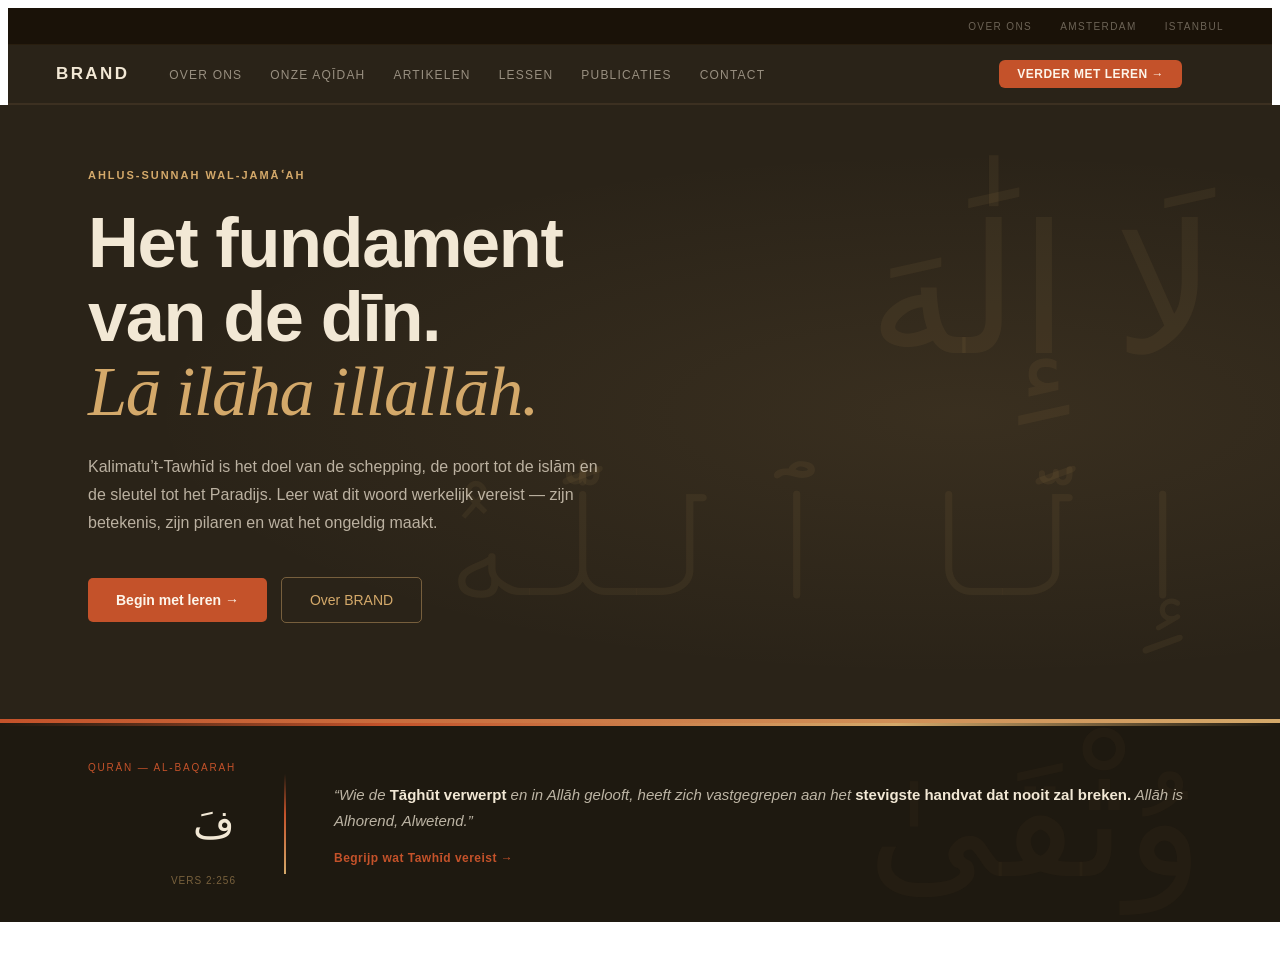
<file: index.html>
<!DOCTYPE html>
<html lang="en">
<head>
<meta charset="utf-8">
<meta name="viewport" content="width=device-width, initial-scale=1">
<title>Design Kit - Preview</title>
<link rel="stylesheet" href="tokens.css">
<link rel="stylesheet" href="components.css">
</head>
<body>
<header class="ds-header" id="ds-header">

	<!-- Top bar: secondary links -->
	<div class="ds-header__topbar">
		<div class="ds-header__topbar-inner">
			<a href="#" class="ds-header__topbar-link">Over Ons</a>
			<a href="#" class="ds-header__topbar-link">Amsterdam</a>
			<a href="#" class="ds-header__topbar-link">Istanbul</a>
		</div>
	</div>

	<!-- Main navigation -->
	<nav class="ds-header__nav" role="navigation" aria-label="Main navigation">
		<div class="ds-header__nav-inner">

			<!-- Logo -->
			<a href="#" class="ds-header__logo">
				BRAND</a>

			<!-- Primary links -->
			<ul class="ds-header__links">
				<li><a href="#">Over Ons</a></li>
				<li><a href="#">Onze Aqīdah</a></li>
				<li><a href="#">Artikelen</a></li>
				<li><a href="#">Lessen</a></li>
				<li><a href="#">Publicaties</a></li>
				<li><a href="#">Contact</a></li>
			</ul>

			<!-- Right: CTA + hamburger -->
			<div class="ds-header__right">
				<a href="#" class="ds-header__cta">Verder met leren →</a>
				<button class="ds-header__hamburger" id="ds-hamburger" aria-label="Menu openen" aria-expanded="false" aria-controls="ds-drawer">
					<span></span>
					<span></span>
				<span></span></button>
			</div>

		</div>
	</nav>

	<!-- Mobile drawer -->
	<div class="ds-header__drawer" id="ds-drawer" role="menu">
		<ul class="ds-header__drawer-links">
			<li><a href="#">Over Ons</a></li>
			<li><a href="#">Onze Aqīdah</a></li>
			<li><a href="#">Artikelen</a></li>
			<li><a href="#">Lessen</a></li>
			<li><a href="#">Publicaties</a></li>
			<li><a href="#">Amsterdam</a></li>
			<li><a href="#">Istanbul</a></li>
			<li><a href="#">Contact</a></li>
		</ul>
		<a href="#" class="ds-header__drawer-cta">Verder met leren →</a>
	</div>
	
	<script>
(function(){
  var h = document.getElementById('masthead') || document.querySelector('header');
  if(h) window.dsHH = Math.round(h.getBoundingClientRect().bottom);
})();
</script>

</header>
<div id="ds-splash" aria-hidden="true" role="presentation" class="is-hiding is-gone">
		<div id="ds-splash__eyebrow">BRAND</div>
		<div id="ds-splash__ar">لا إلٰه إلّا الله</div>
		<div id="ds-splash__bar-wrap">
			<div id="ds-splash__bar-fill"></div>
		</div>
	</div>
<section class="ds-hero">

  <div class="ds-hero__glow" aria-hidden="true"></div>
  <div class="ds-hero__arabic" aria-hidden="true">لَا إِلَٰهَ<br>إِلَّا ٱللَّٰهُ</div>

  <div class="ds-hero__body">
    <p class="ds-hero__eyebrow">Ahlus-Sunnah wal-Jamāʿah</p>
    <h1 class="ds-hero__headline">
      Het fundament<br>
      van de dīn.<br>
      <em>Lā ilāha illallāh.</em>
    </h1>
    <p class="ds-hero__subtext">
      Kalimatu’t-Tawhīd is het doel van de schepping, de poort tot de islām en de sleutel tot het Paradijs. Leer wat dit woord werkelijk vereist — zijn betekenis, zijn pilaren en wat het ongeldig maakt.
    </p>
    <div class="ds-hero__actions">
      <a href="#" class="ds-hero__btn-primary">Begin met leren →</a>
      <a href="#" class="ds-hero__btn-secondary">Over BRAND</a>
    </div>
  </div>

  <div class="ds-hero__accent-bar" aria-hidden="true"></div>

</section>
<section class="ds-ayah is-visible" id="ds-ayah">

  <div class="ds-ayah__top-bar" aria-hidden="true"></div>
  <div class="ds-ayah__bg-glyph" aria-hidden="true">وُثْقَىٰ</div>

  <div class="ds-ayah__inner">

    <!-- Arabic -->
    <div class="ds-ayah__arabic-block">
      <p class="ds-ayah__eyebrow">Qurān — Al-Baqarah</p>
      <p class="ds-ayah__arabic" id="ds-arabic-text" dir="rtl"><span class="letter" style="opacity: 1;">فَ</span></p>
      <p class="ds-ayah__ref" id="ds-ayah-ref" style="opacity: 1;">Vers 2:256</p>
    </div>

    <!-- Divider -->
    <div class="ds-ayah__divider" aria-hidden="true"></div>

    <!-- Translation + CTA -->
    <div class="ds-ayah__text-block">
      <p class="ds-ayah__translation">
        “Wie de <strong>Tāghūt verwerpt</strong> en in Allāh gelooft, heeft zich vastgegrepen aan het <strong>stevigste handvat dat nooit zal breken.</strong> Allāh is Alhorend, Alwetend.”
      </p>
      <a href="#" class="ds-ayah__cta">Begrijp wat Tawhīd vereist →</a>
    </div>

  </div>

</section>
<footer id="site-footer" class="site-footer">
	</footer>
</body>
</html>
</file>
<file: tokens.css>
/* Design Kit - Design Tokens */
:root {
  /* Colors */
  --ds-color-1: rgb(26,18,8);
  --ds-color-2: rgba(212,169,106,0.07);
  --ds-color-3: rgba(196,82,42,0.03);
  --ds-color-4: rgb(196,82,42);
  --ds-color-5: rgb(212,169,106);
  --ds-color-6: rgba(212,169,106,0.22);
  --ds-color-7: rgba(212,169,106,0.1);
  --ds-color-8: rgb(253,245,234);
  --ds-color-9: rgb(176,64,32);
  --ds-color-10: rgb(255,255,255);
  --ds-color-11: rgba(212,169,106,0.08);
  --ds-color-12: rgba(242,232,213,0.38);
  --ds-color-13: rgba(242,232,213,0.75);
  --ds-color-14: rgb(42,35,24);
  --ds-color-15: rgb(242,232,213);
  --ds-color-16: rgba(242,232,213,0.55);
  --ds-color-17: rgba(242,232,213,0.3);
  --ds-color-18: rgba(242,232,213,0.08);
  --ds-color-19: rgba(242,232,213,0.6);
  --ds-color-20: rgba(26,18,8,0.97);
  --ds-color-21: rgba(212,169,106,0.09);
  --ds-color-22: rgba(242,232,213,0.72);
  --ds-color-23: rgba(212,169,106,0.45);
  --ds-color-24: rgba(212,169,106,0.75);
  --ds-color-25: rgb(30,25,16);
  --ds-color-26: rgba(212,169,106,0.03);
  --ds-color-27: rgba(212,169,106,0.5);
  --ds-color-28: rgb(253,250,245);
  --ds-color-29: rgba(253,250,245,0.7);
  --ds-color-30: rgb(29,34,40);

  /* Typography */
  --ds-font-1: -apple-system, BlinkMacSystemFont, "Segoe UI", sans-serif;
  --ds-font-2: Georgia, "Times New Roman", serif;
  --ds-font-3: -apple-system, BlinkMacSystemFont, "Segoe UI", Roboto, Helvetica, Arial, sans-serif;

  /* Radius */
  --ds-radius-1: 2px;
  --ds-radius-2: 6px;
  --ds-radius-3: 4px;
  --ds-radius-4: 1px;
  --ds-radius-5: 5px;
  --ds-radius-6: 10px;
  --ds-radius-7: 3px;
  --ds-radius-8: 50%;
  --ds-radius-9: 8px;
}
</file>
<file: components.css>
/* ============================================================
   DESIGN KIT — Complete component stylesheet (white-labelled)
      Reusable, brand-agnostic styles. Override --ds-* tokens to re-brand.
   Sections: splash, header, hero, ayah (verse), pathway (cards), footer, other
   ============================================================ */


/* ================= SPLASH ================= */
#ds-splash { position: fixed; inset: 0px; z-index: 2147483647; background: rgb(26, 18, 8); display: flex; flex-direction: column; align-items: center; justify-content: center; pointer-events: all; transition: transform 0.65s cubic-bezier(0.76, 0, 0.24, 1); }
#ds-splash.is-hiding { transform: translateY(-105vh); }
#ds-splash.is-gone { display: none; }
#ds-splash::before { content: ""; position: absolute; top: 50%; left: 50%; transform: translate(-50%, -56%); width: 700px; height: 480px; background: radial-gradient(rgba(212, 169, 106, 0.07) 0%, rgba(196, 82, 42, 0.03) 40%, transparent 72%); pointer-events: none; animation: 1.6s ease 0s 1 normal forwards running splashGlow; opacity: 0; }
#ds-splash__eyebrow { font-family: -apple-system, BlinkMacSystemFont, "Segoe UI", sans-serif; font-size: 10px; font-weight: 700; letter-spacing: 0.32em; text-transform: uppercase; color: rgb(196, 82, 42); margin-bottom: 22px; position: relative; z-index: 1; opacity: 0; animation: 0.5s cubic-bezier(0.16, 1, 0.3, 1) 0.05s 1 normal forwards running splashUp; }
#ds-splash__ar { font-family: Georgia, "Times New Roman", serif; direction: rtl; font-size: clamp(3.8rem, 11vw, 7.5rem); font-weight: 400; color: rgb(212, 169, 106); letter-spacing: 0.06em; line-height: 1; text-align: center; margin-bottom: 36px; position: relative; z-index: 1; opacity: 0; animation: 0.6s cubic-bezier(0.16, 1, 0.3, 1) 0.15s 1 normal forwards running splashUp; filter: drop-shadow(rgba(212, 169, 106, 0.22) 0px 0px 32px); }
#ds-splash__bar-wrap { width: clamp(180px, 30vw, 360px); height: 3px; background: rgba(212, 169, 106, 0.1); border-radius: 2px; overflow: hidden; position: relative; z-index: 1; opacity: 0; animation: 0.3s ease 0.4s 1 normal forwards running splashFade; }
#ds-splash__bar-fill { height: 100%; width: 0px; background: linear-gradient(90deg, rgb(196, 82, 42) 0%, rgb(212, 169, 106) 100%); border-radius: 2px; animation: 0.75s cubic-bezier(0.4, 0, 0.2, 1) 0.5s 1 normal forwards running splashBarFill; }

/* ================= HEADER ================= */
.site-header + .elementor { min-height: calc(-320px + 100vh); }
.site-header { display: flex; flex-wrap: wrap; justify-content: space-between; padding-block: 1rem; position: relative; }
.site-header .site-title { font-size: 2.5rem; font-weight: 500; line-height: 1.2; }
.site-header .site-branding { display: flex; flex-direction: column; gap: 0.5rem; justify-content: center; }
.site-header .header-inner { display: flex; flex-wrap: wrap; justify-content: space-between; }
.site-header .header-inner .custom-logo-link { display: block; }
.site-header .header-inner .site-branding .site-description, .site-header .header-inner .site-branding .site-title { margin: 0px; }
.site-header .header-inner .site-branding .site-logo img { display: block; }
.site-header .header-inner .site-branding.show-logo .site-title, .site-header .header-inner .site-branding.show-title .site-logo { display: none !important; }
.site-header.header-inverted .header-inner { flex-direction: row-reverse; }
.site-header.header-inverted .header-inner .site-branding { text-align: end; }
.site-header.header-stacked .header-inner { align-items: center; flex-direction: column; text-align: center; }
.site-header.header-stacked .site-navigation-toggle-holder { justify-content: center; max-width: 100%; }
.site-header.menu-layout-dropdown .site-navigation { display: none; }
.site-header.menu-dropdown-none:not(.menu-layout-dropdown) .site-navigation-toggle-holder { display: none !important; }
.ds-header__topbar-link[href*="amsterdam"], .ds-header__topbar-link[href*="istanbul"], .ds-header__drawer-links a[href*="amsterdam"], .ds-header__drawer-links a[href*="istanbul"], .ds-header__drawer-links li:has(a[href*="amsterdam"]), .ds-header__drawer-links li:has(a[href*="istanbul"]) { display: none !important; }
.ds-header__cta { align-items: center; gap: 6px; white-space: nowrap; display: inline-flex !important; background: rgb(196, 82, 42) !important; color: rgb(253, 245, 234) !important; font-size: 12px !important; font-weight: 700 !important; letter-spacing: 0.04em !important; text-transform: uppercase !important; padding: 8px 18px !important; border-radius: 6px !important; border-width: medium !important; border-style: none !important; border-color: currentcolor !important; border-image: initial !important; text-decoration: none !important; transition: background 0.2s, transform 0.15s !important; line-height: 1 !important; }
.ds-header__cta:hover { background: rgb(176, 64, 32) !important; transform: translateY(-1px) !important; color: rgb(255, 255, 255) !important; text-decoration: none !important; }
.ds-header__drawer-cta { display: block !important; background: rgb(196, 82, 42) !important; color: rgb(253, 245, 234) !important; font-size: 13px !important; font-weight: 700 !important; letter-spacing: 0.04em !important; text-transform: uppercase !important; padding: 12px 20px !important; border-radius: 6px !important; border-width: medium !important; border-style: none !important; border-color: currentcolor !important; border-image: initial !important; text-align: center !important; text-decoration: none !important; margin-top: 8px !important; transition: background 0.2s !important; }
.ds-header__drawer-cta:hover { background: rgb(176, 64, 32) !important; color: rgb(255, 255, 255) !important; text-decoration: none !important; }
.ds-header__hamburger:focus, .ds-header__hamburger:focus-visible, .ds-header__hamburger:active { outline: none !important; box-shadow: none !important; }
.ds-header *, .ds-header ::before, .ds-header ::after { box-sizing: border-box; margin: 0px; padding: 0px; }
.ds-header { position: sticky; top: 0px; z-index: 9999; width: 100%; font-family: -apple-system, BlinkMacSystemFont, "Segoe UI", Roboto, Helvetica, Arial, sans-serif; }
.ds-header__topbar { background: rgb(26, 18, 8); border-bottom: 0.5px solid rgba(212, 169, 106, 0.08); display: flex; justify-content: center; padding: 0px 48px; }
.ds-header__topbar-inner { max-width: 1200px; width: 100%; display: flex; justify-content: flex-end; align-items: center; height: 36px; gap: 28px; }
.ds-header__topbar-link { font-size: 10px; font-weight: 500; letter-spacing: 0.14em; text-transform: uppercase; color: rgba(242, 232, 213, 0.38); text-decoration: none; transition: color 0.2s; }
.ds-header__topbar-link:hover { color: rgba(242, 232, 213, 0.75); }
.ds-header__nav { background: rgb(42, 35, 24); border-bottom: 0.5px solid rgba(212, 169, 106, 0.1); display: flex; justify-content: center; padding: 0px 48px; transition: background 0.3s; }
.ds-header__nav-inner { max-width: 1200px; width: 100%; display: flex; align-items: center; height: 58px; }
.ds-header__logo { font-size: 17px; font-weight: 800; letter-spacing: 0.14em; color: rgb(242, 232, 213); text-decoration: none; margin-right: 40px; flex-shrink: 0; transition: opacity 0.2s; }
.ds-header__logo:hover { opacity: 0.8; color: rgb(242, 232, 213); }
.ds-header__links { display: flex; align-items: center; gap: 28px; list-style: none; flex: 1 1 0%; margin: 0px; padding: 0px; }
.ds-header__links a { font-size: 12px; font-weight: 500; letter-spacing: 0.1em; text-transform: uppercase; color: rgba(242, 232, 213, 0.55); text-decoration: none; transition: color 0.2s; white-space: nowrap; position: relative; padding-bottom: 2px; }
.ds-header__links a::after { content: ""; position: absolute; bottom: -2px; left: 0px; right: 0px; height: 1.5px; background: rgb(196, 82, 42); transform: scaleX(0); transform-origin: left center; transition: transform 0.25s cubic-bezier(0.16, 1, 0.3, 1); }
.ds-header__links a:hover, .ds-header__links a.active { color: rgb(242, 232, 213); }
.ds-header__links a:hover::after, .ds-header__links a.active::after { transform: scaleX(1); }
.ds-header__right { display: flex; align-items: center; gap: 14px; margin-left: auto; flex-shrink: 0; }
.ds-header__cta { font-size: 11px; font-weight: 700; letter-spacing: 0.1em; text-transform: uppercase; padding: 8px 18px; border-radius: 4px; border: 1px solid rgba(242, 232, 213, 0.3); color: rgb(242, 232, 213); text-decoration: none; white-space: nowrap; transition: background 0.2s, border-color 0.2s; }
.ds-header__cta:hover { background: rgba(242, 232, 213, 0.08); border-color: rgba(242, 232, 213, 0.55); color: rgb(242, 232, 213); }
.ds-header__hamburger { display: flex; flex-direction: column; justify-content: center; gap: 5px; width: 28px; height: 28px; background: none; border-width: medium; border-style: none; border-color: currentcolor; border-image: initial; cursor: pointer; padding: 0px; flex-shrink: 0; }
.ds-header__hamburger span { display: block; height: 1.5px; background: rgba(242, 232, 213, 0.55); border-radius: 1px; transition: background 0.2s; }
.ds-header__hamburger:hover span { background: rgb(242, 232, 213); }
.ds-header__drawer { background: rgb(42, 35, 24); border-top: 0.5px solid rgba(212, 169, 106, 0.1); padding: 0px 24px; max-height: 0px; overflow: hidden; transition: max-height 0.4s cubic-bezier(0.16, 1, 0.3, 1), padding 0.3s; }
.ds-header__drawer.is-open { max-height: 500px; padding: 20px 24px 28px; }
.ds-header__drawer-links { list-style: none; display: flex; flex-direction: column; border-top: 0.5px solid rgba(212, 169, 106, 0.08); margin: 8px 0px 0px; padding: 0px; }
.ds-header__drawer-links li a { display: block; font-size: 13px; font-weight: 500; letter-spacing: 0.1em; text-transform: uppercase; color: rgba(242, 232, 213, 0.6); text-decoration: none; padding: 14px 0px; border-bottom: 0.5px solid rgba(212, 169, 106, 0.07); transition: color 0.2s; }
.ds-header__drawer-links li a:hover { color: rgb(242, 232, 213); }
.ds-header__drawer-cta { display: inline-block; margin-top: 18px; font-size: 12px; font-weight: 700; letter-spacing: 0.1em; text-transform: uppercase; padding: 11px 22px; border-radius: 4px; border: 1px solid rgba(242, 232, 213, 0.3); color: rgb(242, 232, 213); text-decoration: none; transition: background 0.2s; }
.ds-header__drawer-cta:hover { background: rgba(242, 232, 213, 0.08); color: rgb(242, 232, 213); }
.ds-header.is-scrolled .ds-header__nav { background: rgba(26, 18, 8, 0.97); backdrop-filter: blur(8px); }
.ds-header.is-scrolled .ds-header__topbar { display: none; }
.ds-pathway__header { display: flex; justify-content: space-between; align-items: flex-end; margin-bottom: 28px; opacity: 0; transform: translateY(14px); transition: opacity 0.7s cubic-bezier(0.16, 1, 0.3, 1) 0.1s, transform 0.7s cubic-bezier(0.16, 1, 0.3, 1); }
.ds-pathway.is-visible .ds-pathway__header { opacity: 1; transform: translateY(0px); }
.ds-pub__header { margin-bottom: 40px; opacity: 0; transform: translateY(16px); transition: opacity 0.7s cubic-bezier(0.16, 1, 0.3, 1) 0.1s, transform 0.7s cubic-bezier(0.16, 1, 0.3, 1); }
.ds-pub__mag-header { display: flex; justify-content: space-between; align-items: center; margin-bottom: 16px; opacity: 0; transform: translateY(12px); transition: opacity 0.6s cubic-bezier(0.16, 1, 0.3, 1), transform 0.6s cubic-bezier(0.16, 1, 0.3, 1); }
.ds-pub.is-visible .ds-pub__header { opacity: 1; transform: translateY(0px); }
.ds-pub.is-visible .ds-pub__mag-header { opacity: 1; transform: translateY(0px); }
.ds-pub.is-visible .ds-pub__mag-header { transition-delay: 0.65s; }

/* ================= HERO ================= */
.ds-pathway__hero-body { font-size: 18px !important; line-height: 1.85 !important; }
.ds-hero *, .ds-hero ::before, .ds-hero ::after { box-sizing: border-box; margin: 0px; padding: 0px; }
.ds-hero { background: rgb(42, 35, 24); position: relative; width: 100vw; left: 50%; right: 50%; margin-left: -50vw; margin-right: -50vw; overflow: hidden; font-family: -apple-system, BlinkMacSystemFont, "Segoe UI", Roboto, Helvetica, Arial, sans-serif; }
.ds-hero__glow { position: absolute; inset: 0px; z-index: 1; pointer-events: none; background: radial-gradient(at 75% 50%, rgba(212, 169, 106, 0.09) 0%, transparent 60%); animation: 6s ease-in-out 0s infinite normal none running ds-glow-breathe; }
.ds-hero__arabic { position: absolute; right: 5%; top: 50%; transform: translateY(-50%); font-family: Georgia, "Times New Roman", serif; font-size: clamp(100px, 14vw, 200px); line-height: 1.35; color: rgba(212, 169, 106, 0.07); user-select: none; pointer-events: none; z-index: 1; text-align: right; direction: rtl; animation: 2.4s cubic-bezier(0.16, 1, 0.3, 1) 0.2s 1 normal both running ds-arabic-rise; }
.ds-hero__accent-bar { position: absolute; bottom: 0px; left: 0px; right: 0px; height: 4px; background: linear-gradient(90deg, rgb(196, 82, 42) 0%, rgb(212, 169, 106) 100%); transform-origin: left center; animation: 1.2s cubic-bezier(0.16, 1, 0.3, 1) 0.6s 1 normal both running ds-bar-slide; }
.ds-hero__body { position: relative; z-index: 2; max-width: 1200px; margin: 0px auto; padding: 64px 48px 100px; }
.ds-hero__eyebrow { font-size: 11px; font-weight: 600; letter-spacing: 0.18em; text-transform: uppercase; color: rgb(212, 169, 106); margin-bottom: 24px; animation: 0.9s cubic-bezier(0.16, 1, 0.3, 1) 0.3s 1 normal both running ds-fade-up; }
.ds-hero__headline { font-size: clamp(38px, 5.5vw, 72px); font-weight: 800; line-height: 1.05; color: rgb(242, 232, 213); margin-bottom: 24px; letter-spacing: -0.02em; max-width: 700px; animation: 1s cubic-bezier(0.16, 1, 0.3, 1) 0.45s 1 normal both running ds-fade-up; }
.ds-hero__headline em { font-style: italic; font-family: Georgia, "Times New Roman", serif; font-weight: 400; color: rgb(212, 169, 106); }
.ds-hero__subtext { font-size: clamp(14px, 1.5vw, 16px); line-height: 1.75; color: rgba(242, 232, 213, 0.72); max-width: 520px; margin-bottom: 40px; animation: 1s cubic-bezier(0.16, 1, 0.3, 1) 0.6s 1 normal both running ds-fade-up; }
.ds-hero__actions { display: flex; gap: 14px; align-items: center; flex-wrap: wrap; animation: 1s cubic-bezier(0.16, 1, 0.3, 1) 0.75s 1 normal both running ds-fade-up; }
.ds-hero__btn-primary { font-size: 14px; font-weight: 600; padding: 14px 28px; border-radius: 5px; background: rgb(196, 82, 42); color: rgb(253, 245, 234); text-decoration: none; transition: opacity 0.2s, transform 0.2s; display: inline-block; }
.ds-hero__btn-primary:hover { opacity: 0.88; color: rgb(253, 245, 234); transform: translateY(-1px); }
.ds-hero__btn-secondary { font-size: 14px; padding: 14px 28px; border-radius: 5px; border: 1px solid rgba(212, 169, 106, 0.45); color: rgb(212, 169, 106); text-decoration: none; transition: border-color 0.2s, color 0.2s, transform 0.2s; display: inline-block; }
.ds-hero__btn-secondary:hover { border-color: rgba(212, 169, 106, 0.75); color: rgb(212, 169, 106); transform: translateY(-1px); }

/* ================= AYAH ================= */
.ds-ayah *, .ds-ayah ::before, .ds-ayah ::after { box-sizing: border-box; margin: 0px; padding: 0px; }
.ds-ayah { background: rgb(30, 25, 16); position: relative; width: 100vw; left: 50%; right: 50%; margin-left: -50vw; margin-right: -50vw; overflow: hidden; font-family: -apple-system, BlinkMacSystemFont, "Segoe UI", Roboto, Helvetica, Arial, sans-serif; }
.ds-ayah__top-bar { height: 3px; background: linear-gradient(90deg, transparent 0%, rgb(196, 82, 42) 30%, rgb(212, 169, 106) 70%, transparent 100%); transform-origin: left center; transform: scaleX(0); transition: transform 1s cubic-bezier(0.16, 1, 0.3, 1); }
.ds-ayah__bg-glyph { position: absolute; right: 6%; top: 50%; transform: translateY(-50%); font-family: Georgia, "Times New Roman", serif; font-size: 160px; line-height: 1; color: rgba(212, 169, 106, 0.03); pointer-events: none; user-select: none; direction: rtl; z-index: 1; opacity: 0; transition: opacity 1.6s 1.4s; }
.ds-ayah__inner { max-width: 1200px; margin: 0px auto; padding: 36px 48px; display: flex; align-items: center; gap: 48px; position: relative; z-index: 2; }
.ds-ayah__arabic-block { flex: 0 0 auto; max-width: 520px; opacity: 0; transform: translateX(-16px); transition: opacity 0.5s 0.15s, transform 0.5s; }
.ds-ayah__eyebrow { font-size: 10px; font-weight: 500; letter-spacing: 0.18em; text-transform: uppercase; color: rgb(196, 82, 42); margin-bottom: 12px; text-align: right; }
.ds-ayah__arabic { font-family: Georgia, "Times New Roman", serif; font-size: clamp(26px, 3.2vw, 40px); line-height: 2; color: rgb(242, 232, 213); direction: rtl; text-align: right; margin-bottom: 10px; letter-spacing: 0.04em; word-spacing: 0.2em; }
.ds-ayah__arabic .letter { opacity: 0; display: inline; }
.ds-ayah__ref { font-size: 10px; letter-spacing: 0.1em; text-transform: uppercase; color: rgba(212, 169, 106, 0.5); text-align: right; opacity: 0; transition: opacity 0.5s; }
.ds-ayah__divider { width: 2px; height: 100px; background: linear-gradient(transparent, rgb(196, 82, 42) 40%, rgb(212, 169, 106) 100%); flex-shrink: 0; transform: scaleY(0); transform-origin: center top; transition: transform 0.8s cubic-bezier(0.16, 1, 0.3, 1) 0.35s; }
.ds-ayah__text-block { flex: 1 1 0%; opacity: 0; transform: translateX(20px); transition: opacity 0.9s cubic-bezier(0.16, 1, 0.3, 1) 0.45s, transform 0.9s cubic-bezier(0.16, 1, 0.3, 1); }
.ds-ayah__translation { font-size: 15px; line-height: 1.75; color: rgba(242, 232, 213, 0.75); font-style: italic; margin-bottom: 14px; }
.ds-ayah__translation strong { font-style: normal; font-weight: 600; color: rgb(242, 232, 213); }
.ds-ayah__cta { font-size: 12px; font-weight: 600; color: rgb(196, 82, 42); text-decoration: none; letter-spacing: 0.04em; display: inline-flex; align-items: center; gap: 5px; transition: opacity 0.2s; }
.ds-ayah__cta:hover { opacity: 0.75; color: rgb(196, 82, 42); }
.ds-ayah.is-visible .ds-ayah__top-bar { transform: scaleX(1); }
.ds-ayah.is-visible .ds-ayah__bg-glyph { opacity: 1; }
.ds-ayah.is-visible .ds-ayah__arabic-block { opacity: 1; transform: translateX(0px); }
.ds-ayah.is-visible .ds-ayah__divider { transform: scaleY(1); }
.ds-ayah.is-visible .ds-ayah__text-block { opacity: 1; transform: translateX(0px); }

/* ================= PATHWAY ================= */
.ds-pathway__card-title { font-size: 18px !important; }
.ds-pathway__card-sub { font-size: 15px !important; line-height: 1.75 !important; }
.ds-pathway__card-num { font-size: 12px !important; }
.ds-pathway__card-tag { font-size: 11px !important; }
.ds-pathway__card-status { font-size: 11px !important; }
.ds-pathway__card-counter { font-size: 12px !important; }
.ds-pathway__section-label p { font-size: 16px !important; }
.ds-pathway__progress-label { font-size: 12px !important; }
.ds-pathway__progress-count { font-size: 15px !important; }
.ds-pathway__cta-body { font-size: 16px !important; line-height: 1.8 !important; }
.ds-pathway__meta-pill { font-size: 14px !important; }
.ds-pathway__btn { font-size: 15px !important; padding: 16px 32px !important; }
.ds-pathway *, .ds-pathway ::before, .ds-pathway ::after { box-sizing: border-box; margin: 0px; padding: 0px; }
.ds-pathway { background: rgb(253, 250, 245); position: relative; width: 100vw; left: 50%; right: 50%; margin-left: -50vw; margin-right: -50vw; overflow: hidden; font-family: -apple-system, BlinkMacSystemFont, "Segoe UI", Roboto, Helvetica, Arial, sans-serif; }
.ds-pathway__inner { max-width: 1200px; margin: 0px auto; padding: 52px 48px 56px; }
.ds-pathway__eyebrow { font-size: 12px; font-weight: 600; letter-spacing: 0.16em; text-transform: uppercase; color: rgb(196, 82, 42); margin-bottom: 8px; }
.ds-pathway__title { font-size: clamp(32px, 4vw, 48px); font-weight: 800; line-height: 1.05; color: rgb(26, 18, 8); letter-spacing: -0.02em; }
.ds-pathway__title em { font-style: italic; font-family: Georgia, "Times New Roman", serif; font-weight: 400; }
.ds-pathway__all-link { font-size: 14px; font-weight: 600; color: rgb(196, 82, 42); text-decoration: none; white-space: nowrap; padding-bottom: 4px; transition: opacity 0.2s; flex-shrink: 0; margin-left: 24px; }
.ds-pathway__all-link:hover { opacity: 0.72; color: rgb(196, 82, 42); }
.ds-pathway__strip-wrap { position: relative; }
.ds-pathway__strip { display: grid; grid-template-columns: repeat(6, 210px); gap: 14px; overflow-x: auto; padding-bottom: 4px; scrollbar-width: none; cursor: grab; }
.ds-pathway__strip:active { cursor: grabbing; }
.ds-pathway__strip::-webkit-scrollbar { display: none; }
.ds-pathway__strip-wrap::after { content: ""; position: absolute; top: 0px; right: 0px; width: 60px; height: calc(100% - 28px); background: linear-gradient(90deg, transparent, rgba(253, 250, 245, 0.7)); pointer-events: none; }
.ds-pathway__card { border-radius: 10px; overflow: hidden; position: relative; text-decoration: none; display: block; flex-shrink: 0; opacity: 0; transform: translateY(20px); transition: transform 0.25s cubic-bezier(0.16, 1, 0.3, 1); }
.ds-pathway__card.card-visible { opacity: 1; transform: translateY(0px); }
.ds-pathway__card:hover { transform: translateY(-4px); }
.ds-pathway__card-img { width: 100%; padding-bottom: 138%; position: relative; border-radius: 10px; overflow: hidden; }
.ds-pathway__card:nth-child(1) .ds-pathway__card-img { background: rgb(42, 35, 24); }
.ds-pathway__card:nth-child(2) .ds-pathway__card-img { background: rgb(29, 34, 40); }
.ds-pathway__card:nth-child(3) .ds-pathway__card-img { background: rgb(38, 24, 24); }
.ds-pathway__card:nth-child(4) .ds-pathway__card-img { background: rgb(26, 37, 32); }
.ds-pathway__card:nth-child(5) .ds-pathway__card-img { background: rgb(34, 28, 46); }
.ds-pathway__card:nth-child(6) .ds-pathway__card-img { background: rgb(30, 23, 20); }
.ds-pathway__card-overlay { position: absolute; inset: 0px; background: linear-gradient(rgba(0, 0, 0, 0) 35%, rgba(0, 0, 0, 0.78) 100%); }
.ds-pathway__card-num { position: absolute; top: 14px; left: 14px; font-size: 10px; font-weight: 700; letter-spacing: 0.14em; color: rgba(242, 232, 213, 0.52); }
.ds-pathway__card-tag { position: absolute; top: 14px; right: 12px; font-size: 9px; font-weight: 600; letter-spacing: 0.1em; text-transform: uppercase; color: rgb(196, 82, 42); background: rgba(26, 14, 6, 0.55); padding: 3px 7px; border-radius: 3px; }
.ds-pathway__card-body { position: absolute; bottom: 0px; left: 0px; right: 0px; padding: 14px 14px 16px; }
.ds-pathway__card-title { font-size: 13px; font-weight: 700; color: rgb(242, 232, 213); line-height: 1.3; margin-bottom: 4px; }
.ds-pathway__card-sub { font-size: 11px; color: rgba(242, 232, 213, 0.72); line-height: 1.4; }
.ds-pathway__hint { margin-top: 14px; font-size: 11px; color: rgba(26, 18, 8, 0.52); display: flex; align-items: center; gap: 6px; opacity: 0; transition: opacity 0.5s 0.9s; }
.ds-pathway__hint-arrow { display: inline-block; animation: 1.8s ease-in-out 0s infinite normal none running ds-hint-nudge; }
.ds-pathway.is-visible .ds-pathway__hint { opacity: 1; }

/* ================= FOOTER ================= */
.site-footer { padding-block: 1rem; position: relative; }
.site-footer .site-title { font-size: 1.5rem; font-weight: 500; line-height: 1.2; }
.site-footer .site-branding { display: flex; flex-direction: column; gap: 0.5rem; justify-content: center; }
.site-footer .footer-inner { display: flex; flex-wrap: wrap; justify-content: space-between; }
.site-footer .footer-inner .custom-logo-link { display: block; }
.site-footer .footer-inner .site-branding .site-description, .site-footer .footer-inner .site-branding .site-title { margin: 0px; }
.site-footer .footer-inner .site-branding .site-logo img { display: block; }
.site-footer .footer-inner .site-branding.show-logo .site-title, .site-footer .footer-inner .site-branding.show-title .site-logo { display: none !important; }
.site-footer .footer-inner .copyright { align-items: center; display: flex; justify-content: flex-end; }
.site-footer .footer-inner .copyright p { margin: 0px; }
.site-footer.footer-inverted .footer-inner { flex-direction: row-reverse; }
.site-footer.footer-inverted .footer-inner .site-branding { text-align: end; }
.site-footer.footer-stacked .footer-inner { align-items: center; flex-direction: column; text-align: center; }
.site-footer.footer-stacked .footer-inner .site-branding .site-title { text-align: center; }
.site-footer.footer-stacked .footer-inner .site-navigation .menu { padding: 0px; }

/* ================= OTHER ================= */
.ds-tawhid *, .ds-tawhid ::before, .ds-tawhid ::after { box-sizing: border-box; margin: 0px; padding: 0px; }
.ds-tawhid { background: rgb(42, 35, 24); position: relative; width: 100vw; left: 50%; right: 50%; margin-left: -50vw; margin-right: -50vw; overflow: hidden; font-family: -apple-system, BlinkMacSystemFont, "Segoe UI", Roboto, Helvetica, Arial, sans-serif; }
.ds-tawhid__top-bar { height: 3px; background: linear-gradient(90deg, transparent 0%, rgb(196, 82, 42) 30%, rgb(212, 169, 106) 70%, transparent 100%); }
.ds-tawhid__inner { max-width: 1200px; margin: 0px auto; display: flex; min-height: 420px; }
.ds-tawhid__left { flex: 0 0 52%; padding: 64px 56px 64px 48px; display: flex; flex-direction: column; justify-content: center; border-right: 0.5px solid rgba(212, 169, 106, 0.18); opacity: 0; transform: translateX(-24px); transition: opacity 0.9s cubic-bezier(0.16, 1, 0.3, 1) 0.1s, transform 0.9s cubic-bezier(0.16, 1, 0.3, 1); }
.ds-tawhid__eyebrow { display: inline-flex; align-items: center; gap: 6px; font-size: 10px; font-weight: 700; letter-spacing: 0.14em; text-transform: uppercase; color: rgb(196, 82, 42); background: rgba(196, 82, 42, 0.14); border: 0.5px solid rgba(196, 82, 42, 0.35); padding: 4px 10px; border-radius: 3px; margin-bottom: 18px; align-self: flex-start; }
.ds-tawhid__eyebrow::before { content: ""; width: 5px; height: 5px; border-radius: 50%; background: rgb(196, 82, 42); flex-shrink: 0; }
.ds-tawhid__title { font-size: clamp(38px, 4.5vw, 56px); font-weight: 800; line-height: 1; color: rgb(242, 232, 213); letter-spacing: -0.025em; margin-bottom: 4px; }
.ds-tawhid__subtitle { font-size: clamp(22px, 2.8vw, 32px); font-style: italic; font-family: Georgia, "Times New Roman", serif; font-weight: 400; color: rgb(212, 169, 106); line-height: 1.2; margin-bottom: 24px; }
.ds-tawhid__body { font-size: 14px; line-height: 1.75; color: rgb(242, 232, 213); max-width: 380px; margin-bottom: 32px; }
.ds-tawhid__body strong { font-weight: 700; color: rgb(255, 255, 255); }
.ds-tawhid__cta { font-size: 13px; font-weight: 600; padding: 12px 22px; border-radius: 5px; background: rgb(196, 82, 42); color: rgb(253, 245, 234); text-decoration: none; display: inline-block; align-self: flex-start; transition: opacity 0.2s; }
.ds-tawhid__cta:hover { opacity: 0.88; color: rgb(253, 245, 234); }
.ds-tawhid__right { flex: 1 1 0%; padding: 64px 48px; display: flex; flex-direction: column; justify-content: center; opacity: 0; transform: translateX(24px); transition: opacity 0.9s cubic-bezier(0.16, 1, 0.3, 1) 0.25s, transform 0.9s cubic-bezier(0.16, 1, 0.3, 1); }
.ds-tawhid__pillars-label { font-size: 11px; font-weight: 600; letter-spacing: 0.16em; text-transform: uppercase; color: rgb(212, 169, 106); margin-bottom: 24px; }
.ds-tawhid__pillars-grid { display: contents; }
.ds-tawhid__pillar { display: flex; align-items: flex-start; gap: 16px; margin-bottom: 18px; padding-bottom: 18px; border-bottom: 0.5px solid rgba(212, 169, 106, 0.18); opacity: 0; }
.ds-tawhid__pillar:last-child { border-bottom-width: medium; border-bottom-style: none; border-bottom-color: currentcolor; margin-bottom: 0px; padding-bottom: 0px; }
.ds-tawhid__pillar-ar { font-family: Georgia, "Times New Roman", serif; font-size: 22px; color: rgba(212, 169, 106, 0.55); direction: rtl; width: 32px; flex-shrink: 0; margin-top: 1px; text-align: center; }
.ds-tawhid__pillar-en { font-size: 11px; font-weight: 700; color: rgb(212, 169, 106); letter-spacing: 0.08em; text-transform: uppercase; margin-bottom: 3px; }
.ds-tawhid__pillar-nl { font-size: 13px; color: rgba(242, 232, 213, 0.72); line-height: 1.5; }
.ds-tawhid.is-visible .ds-tawhid__left { opacity: 1; transform: translateX(0px); }
.ds-tawhid.is-visible .ds-tawhid__right { opacity: 1; transform: translateX(0px); }
.ds-tawhid.is-visible .ds-tawhid__pillar:nth-child(1) { animation: 0.55s cubic-bezier(0.34, 1.56, 0.64, 1) 1.05s 1 normal both running ds-tile-wave; }
.ds-tawhid.is-visible .ds-tawhid__pillar:nth-child(2) { animation: 0.55s cubic-bezier(0.34, 1.56, 0.64, 1) 1.18s 1 normal both running ds-tile-wave; }
.ds-tawhid.is-visible .ds-tawhid__pillar:nth-child(3) { animation: 0.55s cubic-bezier(0.34, 1.56, 0.64, 1) 1.31s 1 normal both running ds-tile-wave; }
.ds-tawhid.is-visible .ds-tawhid__pillar:nth-child(4) { animation: 0.55s cubic-bezier(0.34, 1.56, 0.64, 1) 1.44s 1 normal both running ds-tile-wave; }
.ds-aqidah *, .ds-aqidah ::before, .ds-aqidah ::after { box-sizing: border-box; margin: 0px; padding: 0px; }
.ds-aqidah { background: rgb(30, 25, 16); position: relative; width: 100vw; left: 50%; right: 50%; margin-left: -50vw; margin-right: -50vw; overflow: hidden; font-family: -apple-system, BlinkMacSystemFont, "Segoe UI", Roboto, Helvetica, Arial, sans-serif; }
.ds-aqidah__top-bar { height: 3px; background: linear-gradient(90deg, transparent 0%, rgb(196, 82, 42) 30%, rgb(212, 169, 106) 70%, transparent 100%); transform-origin: left center; transform: scaleX(0); transition: transform 1s cubic-bezier(0.16, 1, 0.3, 1); }
.ds-aqidah__inner { max-width: 1200px; margin: 0px auto; padding: 72px 48px 80px; text-align: center; }
.ds-aqidah__eyebrow { font-size: 11px; font-weight: 600; letter-spacing: 0.16em; text-transform: uppercase; color: rgb(212, 169, 106); margin-bottom: 16px; opacity: 0; transform: translateY(14px); transition: opacity 0.7s cubic-bezier(0.16, 1, 0.3, 1) 0.15s, transform 0.7s cubic-bezier(0.16, 1, 0.3, 1); }
.ds-aqidah__title { font-size: clamp(36px, 4.5vw, 54px); font-weight: 800; line-height: 1; color: rgb(242, 232, 213); letter-spacing: -0.02em; margin-bottom: 6px; opacity: 0; transform: translateY(14px); transition: opacity 0.7s cubic-bezier(0.16, 1, 0.3, 1) 0.25s, transform 0.7s cubic-bezier(0.16, 1, 0.3, 1); }
.ds-aqidah__subtitle { font-size: clamp(20px, 2.5vw, 28px); font-style: italic; font-family: Georgia, "Times New Roman", serif; font-weight: 400; color: rgb(212, 169, 106); margin-bottom: 24px; opacity: 0; transform: translateY(14px); transition: opacity 0.7s cubic-bezier(0.16, 1, 0.3, 1) 0.35s, transform 0.7s cubic-bezier(0.16, 1, 0.3, 1); }
.ds-aqidah__body { font-size: 15px; line-height: 1.8; color: rgb(242, 232, 213); max-width: 600px; margin: 0px auto 36px; opacity: 0; transform: translateY(14px); transition: opacity 0.7s cubic-bezier(0.16, 1, 0.3, 1) 0.45s, transform 0.7s cubic-bezier(0.16, 1, 0.3, 1); }
.ds-aqidah__pillars-label { font-size: 11px; font-weight: 600; letter-spacing: 0.16em; text-transform: uppercase; color: rgb(212, 169, 106); margin-bottom: 16px; opacity: 0; transform: translateY(10px); transition: opacity 0.6s cubic-bezier(0.16, 1, 0.3, 1) 0.55s, transform 0.6s cubic-bezier(0.16, 1, 0.3, 1); }
.ds-aqidah__grid { display: grid; grid-template-columns: repeat(3, 1fr); gap: 12px; max-width: 720px; margin: 0px auto 36px; }
.ds-aqidah__tile { background: rgba(212, 169, 106, 0.06); border: 1px solid rgba(212, 169, 106, 0.22); border-radius: 10px; padding: 20px 14px 18px; text-align: center; opacity: 0; transition: background 0.2s, border-color 0.2s; }
.ds-aqidah__tile:hover { background: rgba(212, 169, 106, 0.1); border-color: rgba(212, 169, 106, 0.42); }
.ds-aqidah__tile-ar { font-family: Georgia, "Times New Roman", serif; font-size: 24px; color: rgba(212, 169, 106, 0.55); direction: rtl; margin-bottom: 8px; line-height: 1.4; }
.ds-aqidah__tile-nl { font-size: 12px; font-weight: 600; color: rgba(242, 232, 213, 0.8); letter-spacing: 0.04em; }
.ds-aqidah__actions { display: flex; gap: 12px; justify-content: center; flex-wrap: wrap; opacity: 0; transform: translateY(12px); transition: opacity 0.7s cubic-bezier(0.16, 1, 0.3, 1), transform 0.7s cubic-bezier(0.16, 1, 0.3, 1); }
.ds-aqidah__btn-primary { font-size: 13px; font-weight: 600; padding: 12px 22px; border-radius: 5px; background: rgb(196, 82, 42); color: rgb(253, 245, 234); text-decoration: none; transition: opacity 0.2s; display: inline-block; }
.ds-aqidah__btn-primary:hover { opacity: 0.88; color: rgb(253, 245, 234); }
.ds-aqidah__btn-secondary { font-size: 13px; padding: 12px 22px; border-radius: 5px; border: 0.5px solid rgba(212, 169, 106, 0.35); color: rgb(212, 169, 106); text-decoration: none; transition: border-color 0.2s, color 0.2s; display: inline-block; }
.ds-aqidah__btn-secondary:hover { border-color: rgba(212, 169, 106, 0.65); color: rgb(212, 169, 106); }
.ds-aqidah.is-visible .ds-aqidah__top-bar { transform: scaleX(1); }
.ds-aqidah.is-visible .ds-aqidah__eyebrow { opacity: 1; transform: translateY(0px); }
.ds-aqidah.is-visible .ds-aqidah__title { opacity: 1; transform: translateY(0px); }
.ds-aqidah.is-visible .ds-aqidah__subtitle { opacity: 1; transform: translateY(0px); }
.ds-aqidah.is-visible .ds-aqidah__body { opacity: 1; transform: translateY(0px); }
.ds-aqidah.is-visible .ds-aqidah__pillars-label { opacity: 1; transform: translateY(0px); }
.ds-aqidah.is-visible .ds-aqidah__tile:nth-child(1) { animation: 0.5s cubic-bezier(0.34, 1.56, 0.64, 1) 1.15s 1 normal both running ds-aqidah-pop; }
.ds-aqidah.is-visible .ds-aqidah__tile:nth-child(2) { animation: 0.5s cubic-bezier(0.34, 1.56, 0.64, 1) 1.25s 1 normal both running ds-aqidah-pop; }
.ds-aqidah.is-visible .ds-aqidah__tile:nth-child(3) { animation: 0.5s cubic-bezier(0.34, 1.56, 0.64, 1) 1.35s 1 normal both running ds-aqidah-pop; }
.ds-aqidah.is-visible .ds-aqidah__tile:nth-child(4) { animation: 0.5s cubic-bezier(0.34, 1.56, 0.64, 1) 1.45s 1 normal both running ds-aqidah-pop; }
.ds-aqidah.is-visible .ds-aqidah__tile:nth-child(5) { animation: 0.5s cubic-bezier(0.34, 1.56, 0.64, 1) 1.55s 1 normal both running ds-aqidah-pop; }
.ds-aqidah.is-visible .ds-aqidah__tile:nth-child(6) { animation: 0.5s cubic-bezier(0.34, 1.56, 0.64, 1) 1.65s 1 normal both running ds-aqidah-pop; }
.ds-aqidah.is-visible .ds-aqidah__actions { opacity: 1; transform: translateY(0px); transition-delay: 1.8s; }
.ds-pub *, .ds-pub ::before, .ds-pub ::after { box-sizing: border-box; margin: 0px; padding: 0px; }
.ds-pub { background: rgb(253, 250, 245); position: relative; width: 100vw; left: 50%; right: 50%; margin-left: -50vw; margin-right: -50vw; overflow: hidden; font-family: -apple-system, BlinkMacSystemFont, "Segoe UI", Roboto, Helvetica, Arial, sans-serif; }
.ds-pub__inner { max-width: 1200px; margin: 0px auto; padding: 64px 48px 72px; }
.ds-pub__eyebrow { font-size: 11px; font-weight: 600; letter-spacing: 0.16em; text-transform: uppercase; color: rgb(196, 82, 42); margin-bottom: 10px; }
.ds-pub__title { font-size: clamp(28px, 3.5vw, 42px); font-weight: 800; line-height: 1.05; color: rgb(26, 18, 8); letter-spacing: -0.02em; }
.ds-pub__title em { font-style: italic; font-family: Georgia, "Times New Roman", serif; font-weight: 400; }
.ds-pub__books { display: grid; grid-template-columns: repeat(2, 200px); gap: 18px; margin-bottom: 52px; }
.ds-pub__book { display: flex; flex-direction: column; border-radius: 10px; overflow: hidden; background: rgb(42, 35, 24); text-decoration: none; opacity: 0; transition: transform 0.25s cubic-bezier(0.16, 1, 0.3, 1); }
.ds-pub__book:hover { transform: translateY(-5px); }
.ds-pub__book-cover { width: 100%; padding-bottom: 140%; background: rgb(30, 25, 16); position: relative; }
.ds-pub__book-cover-inner { position: absolute; inset: 18px; border: 1px solid rgba(212, 169, 106, 0.35); border-radius: 4px; display: flex; flex-direction: column; align-items: center; justify-content: center; padding: 18px 12px; background: rgb(21, 15, 8); }
.ds-pub__book-ar { font-family: Georgia, "Times New Roman", serif; font-size: 22px; color: rgba(212, 169, 106, 0.55); direction: rtl; text-align: center; margin-bottom: 10px; line-height: 1.6; }
.ds-pub__book-title-text { font-size: 9px; font-weight: 600; letter-spacing: 0.1em; text-transform: uppercase; color: rgba(212, 169, 106, 0.62); text-align: center; line-height: 1.7; }
.ds-pub__book-meta { padding: 14px 14px 16px; }
.ds-pub__book-tag { font-size: 9px; font-weight: 600; letter-spacing: 0.1em; text-transform: uppercase; color: rgb(196, 82, 42); margin-bottom: 5px; }
.ds-pub__book-name { font-size: 13px; font-weight: 700; color: rgb(242, 232, 213); line-height: 1.3; margin-bottom: 3px; }
.ds-pub__book-author { font-size: 11px; color: rgba(242, 232, 213, 0.62); }
.ds-pub__mag-title { font-size: 14px; font-weight: 700; color: rgb(26, 18, 8); letter-spacing: -0.01em; }
.ds-pub__mag-link { font-size: 12px; font-weight: 600; color: rgb(196, 82, 42); text-decoration: none; transition: opacity 0.2s; }
.ds-pub__mag-link:hover { opacity: 0.72; color: rgb(196, 82, 42); }
.ds-pub__mags { display: grid; grid-template-columns: repeat(5, 1fr); gap: 12px; }
.ds-pub__mag { border-radius: 8px; overflow: hidden; position: relative; text-decoration: none; display: block; opacity: 0; transition: transform 0.25s cubic-bezier(0.16, 1, 0.3, 1); }
.ds-pub__mag:hover { transform: translateY(-3px); }
.ds-pub__mag-cover { width: 100%; padding-bottom: 140%; position: relative; border-radius: 8px; overflow: hidden; }
.ds-pub__mag:nth-child(1) .ds-pub__mag-cover { background: rgb(42, 35, 24); }
.ds-pub__mag:nth-child(2) .ds-pub__mag-cover { background: rgb(29, 34, 40); }
.ds-pub__mag:nth-child(3) .ds-pub__mag-cover { background: rgb(38, 24, 24); }
.ds-pub__mag:nth-child(4) .ds-pub__mag-cover { background: rgb(26, 37, 32); }
.ds-pub__mag:nth-child(5) .ds-pub__mag-cover { background: rgb(34, 28, 46); }
.ds-pub__mag-overlay { position: absolute; inset: 0px; background: linear-gradient(transparent 45%, rgba(0, 0, 0, 0.72) 100%); }
.ds-pub__mag-num { position: absolute; top: 10px; left: 11px; font-size: 9px; font-weight: 700; letter-spacing: 0.12em; color: rgba(242, 232, 213, 0.55); }
.ds-pub__mag-name { position: absolute; bottom: 10px; left: 11px; right: 11px; font-size: 11px; font-weight: 700; color: rgb(242, 232, 213); line-height: 1.3; }
.ds-pub.is-visible .ds-pub__book:nth-child(1) { animation: 0.5s cubic-bezier(0.34, 1.56, 0.64, 1) 0.35s 1 normal both running ds-pub-pop; }
.ds-pub.is-visible .ds-pub__book:nth-child(2) { animation: 0.5s cubic-bezier(0.34, 1.56, 0.64, 1) 0.48s 1 normal both running ds-pub-pop; }
.ds-pub.is-visible .ds-pub__mag:nth-child(1) { animation: 0.45s cubic-bezier(0.34, 1.56, 0.64, 1) 0.8s 1 normal both running ds-pub-pop; }
.ds-pub.is-visible .ds-pub__mag:nth-child(2) { animation: 0.45s cubic-bezier(0.34, 1.56, 0.64, 1) 0.91s 1 normal both running ds-pub-pop; }
.ds-pub.is-visible .ds-pub__mag:nth-child(3) { animation: 0.45s cubic-bezier(0.34, 1.56, 0.64, 1) 1.02s 1 normal both running ds-pub-pop; }
.ds-pub.is-visible .ds-pub__mag:nth-child(4) { animation: 0.45s cubic-bezier(0.34, 1.56, 0.64, 1) 1.13s 1 normal both running ds-pub-pop; }
.ds-pub.is-visible .ds-pub__mag:nth-child(5) { animation: 0.45s cubic-bezier(0.34, 1.56, 0.64, 1) 1.24s 1 normal both running ds-pub-pop; }
.ds-feature *, .ds-feature ::before, .ds-feature ::after { box-sizing: border-box; margin: 0px; padding: 0px; }
.ds-feature { background: rgb(42, 35, 24); position: relative; width: 100vw; left: 50%; right: 50%; margin-left: -50vw; margin-right: -50vw; overflow: hidden; font-family: -apple-system, BlinkMacSystemFont, "Segoe UI", Roboto, Helvetica, Arial, sans-serif; }
.ds-feature__inner { max-width: 1200px; margin: 0px auto; display: flex; min-height: 420px; }
.ds-feature__img { flex: 0 0 44%; background: center center / cover rgb(26, 18, 8); position: relative; overflow: hidden; display: flex; align-items: center; justify-content: center; opacity: 0; transform: translateX(-24px); transition: opacity 0.9s cubic-bezier(0.16, 1, 0.3, 1) 0.1s, transform 0.9s cubic-bezier(0.16, 1, 0.3, 1); }
.ds-feature__img-overlay { position: absolute; inset: 0px; background: linear-gradient(135deg, rgba(26, 12, 4, 0.55) 0%, rgba(42, 35, 24, 0.3) 100%); z-index: 1; }
.ds-feature__img-glow { position: absolute; inset: 0px; background: radial-gradient(at 50% 60%, rgba(196, 82, 42, 0.14) 0%, transparent 65%); pointer-events: none; z-index: 2; }
.ds-feature__img-arabic { font-family: Georgia, "Times New Roman", serif; font-size: 120px; line-height: 1; color: rgba(212, 169, 106, 0.07); direction: rtl; position: absolute; bottom: -10px; right: -10px; user-select: none; pointer-events: none; z-index: 2; }
.ds-feature__img-logo { font-size: 20px; font-weight: 800; letter-spacing: 0.16em; color: rgba(242, 232, 213, 0.18); font-family: -apple-system, BlinkMacSystemFont, "Segoe UI", Roboto, Helvetica, Arial, sans-serif; position: relative; z-index: 3; }
.ds-feature__right { flex: 1 1 0%; padding: 64px 56px; display: flex; flex-direction: column; justify-content: center; opacity: 0; transform: translateX(24px); transition: opacity 0.9s cubic-bezier(0.16, 1, 0.3, 1) 0.25s, transform 0.9s cubic-bezier(0.16, 1, 0.3, 1); }
.ds-feature__eyebrow { font-size: 11px; font-weight: 600; letter-spacing: 0.16em; text-transform: uppercase; color: rgb(212, 169, 106); margin-bottom: 14px; }
.ds-feature__title { font-size: clamp(30px, 3.5vw, 46px); font-weight: 800; line-height: 1.05; color: rgb(242, 232, 213); letter-spacing: -0.02em; margin-bottom: 6px; }
.ds-feature__title em { font-style: italic; font-family: Georgia, "Times New Roman", serif; font-weight: 400; color: rgb(212, 169, 106); }
.ds-feature__body { font-size: 15px; line-height: 1.78; color: rgb(242, 232, 213); max-width: 420px; margin-bottom: 36px; margin-top: 18px; }
.ds-feature__body strong { font-weight: 700; color: rgb(255, 255, 255); }
.ds-feature__actions { display: flex; gap: 12px; flex-wrap: wrap; opacity: 0; transform: translateY(10px); transition: opacity 0.7s cubic-bezier(0.16, 1, 0.3, 1) 0.55s, transform 0.7s cubic-bezier(0.16, 1, 0.3, 1); }
.ds-feature__btn-primary { font-size: 13px; font-weight: 600; padding: 13px 24px; border-radius: 5px; background: rgb(196, 82, 42); color: rgb(253, 245, 234); text-decoration: none; transition: opacity 0.2s, transform 0.2s; display: inline-block; }
.ds-feature__btn-primary:hover { opacity: 0.88; color: rgb(253, 245, 234); transform: translateY(-1px); }
.ds-feature__btn-secondary { font-size: 13px; padding: 13px 24px; border-radius: 5px; border: 1px solid rgba(212, 169, 106, 0.45); color: rgb(212, 169, 106); text-decoration: none; transition: border-color 0.2s, color 0.2s, transform 0.2s; display: inline-block; }
.ds-feature__btn-secondary:hover { border-color: rgba(212, 169, 106, 0.75); color: rgb(212, 169, 106); transform: translateY(-1px); }
.ds-feature.is-visible .ds-feature__img { opacity: 1; transform: translateX(0px); }
.ds-feature.is-visible .ds-feature__right { opacity: 1; transform: translateX(0px); }
.ds-feature.is-visible .ds-feature__actions { opacity: 1; transform: translateY(0px); }
</file>
